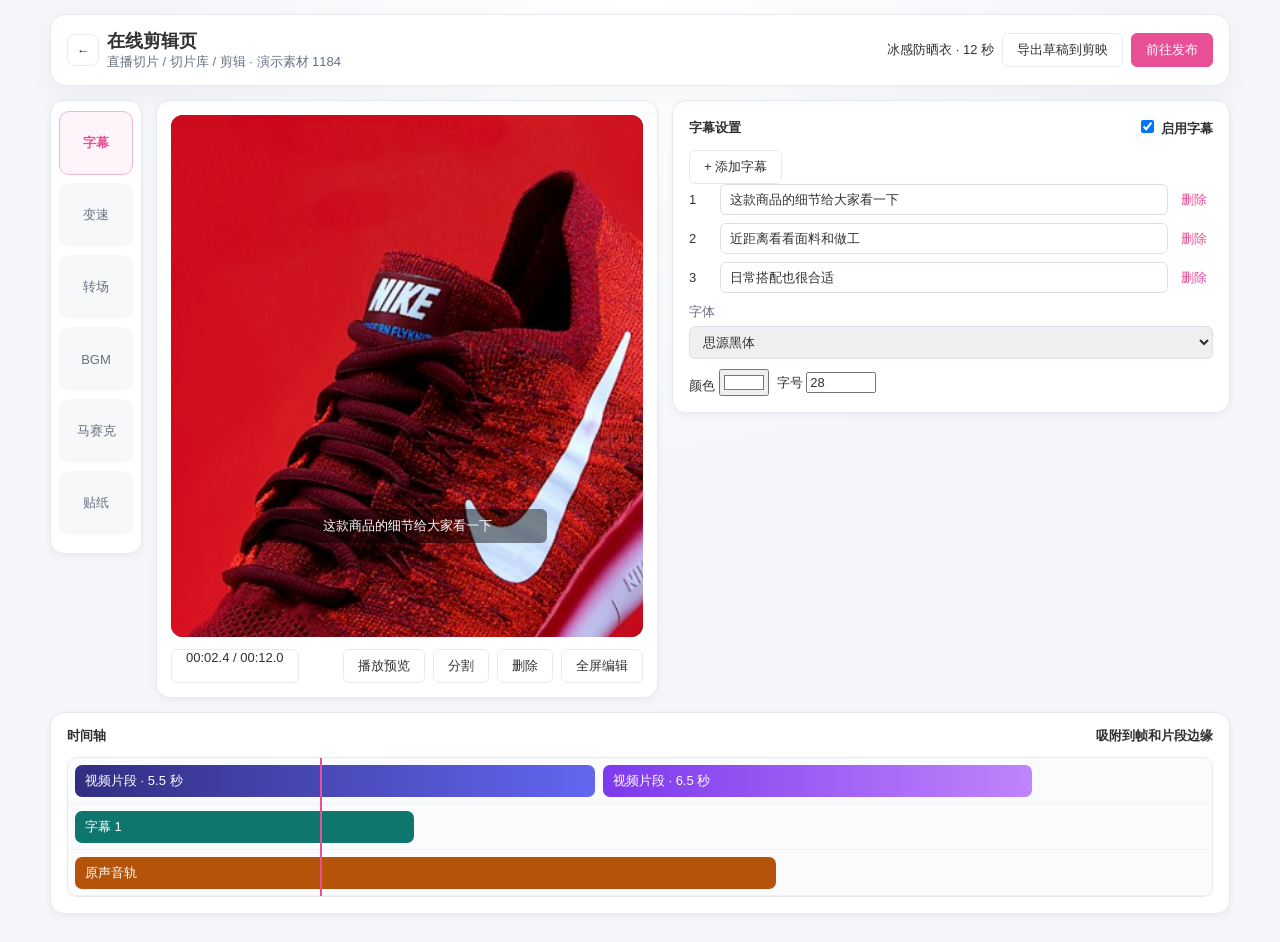
<file: online-edit/index.html>
<!doctype html>
<html lang="zh-CN">
<head>
<meta charset="utf-8">
<meta name="viewport" content="width=device-width,initial-scale=1">
<title>在线剪辑页</title>
<style>
:root{--pink:#e94f95;--ink:#303133;--muted:#909399;--line:#e7ebf0;--bg:#f6f6fa}*{box-sizing:border-box}body{margin:0;background:radial-gradient(circle at top,#fff,#f4f6fa 42%);color:var(--ink);font:13px -apple-system,BlinkMacSystemFont,"PingFang SC","Microsoft YaHei",sans-serif}button,input,select,textarea{font:inherit;color:inherit}button{cursor:pointer}button:disabled{cursor:not-allowed;opacity:.45}.header{position:sticky;top:0;z-index:5;width:min(1180px,calc(100% - 48px));margin:14px auto 0;padding:14px 16px;border:1px solid var(--line);border-radius:16px;background:#ffffffeb;box-shadow:0 8px 24px #0f172a0a;backdrop-filter:blur(10px)}.titlebar,.headerActions,.actionbar,.panelHead,.row{display:flex;align-items:center;gap:8px}.titlebar{min-height:36px}.back{width:32px;height:32px;border:1px solid var(--line);border-radius:8px;background:#fff}.title{font-size:18px;font-weight:650}.tag,.field span,.meta span{color:#687180}.headerActions{margin-left:auto}.sourceName{max-width:280px;overflow:hidden;text-overflow:ellipsis;white-space:nowrap}.ghost,.primary,.actionbar button,.actionbar span{height:34px;padding:0 14px;border-radius:6px;border:1px solid var(--line);background:#fff}.primary{background:var(--pink);border-color:var(--pink);color:#fff}.workspace{width:min(1180px,calc(100% - 48px));margin:14px auto 28px;display:grid;grid-template-rows:auto auto;gap:14px}.primaryGrid{display:grid;grid-template-columns:92px minmax(320px,.9fr) minmax(340px,1fr);gap:14px;align-items:start}.card{background:#fff;border:1px solid var(--line);border-radius:14px;box-shadow:0 2px 8px #0f172a0d;min-height:0}.rail{padding:10px 8px;overflow:auto}.rail button{width:100%;height:64px;margin-bottom:8px;border:1px solid transparent;border-radius:10px;background:#f7f8fa;color:#687180}.rail button.active{background:#fff4f9;border-color:#edb7d0;color:var(--pink);font-weight:650} .preview{display:grid;grid-template-rows:auto auto;padding:14px;gap:12px} .stage{position:relative;height:min(58vh,560px);border-radius:12px;background:#111;overflow:hidden;display:grid;place-items:center}.stage img{width:auto;height:100%;max-width:100%;object-fit:cover;aspect-ratio:9/16}.subtitleOverlay{position:absolute;left:50%;bottom:18%;transform:translateX(-50%);width:min(72%,280px);padding:8px 12px;border-radius:6px;background:#00000073;color:#fff;text-align:center}.sticker{position:absolute;right:18%;top:18%;padding:8px 10px;border-radius:10px;background:#fff;color:var(--pink);font-weight:700}.mosaic{position:absolute;left:18%;top:24%;width:92px;height:70px;background:#bbb;filter:blur(4px);border:1px dashed #fff}.actionbar{justify-content:space-between}.config{padding:16px;max-height:min(58vh,560px);overflow:auto}.panelHead{justify-content:space-between;margin-bottom:12px;font-weight:650}.field{display:grid;gap:5px;margin:10px 0}.input,select,textarea{width:100%;border:1px solid #dcdfe6;border-radius:6px;padding:7px 9px}textarea{min-height:58px}.lines,.grid{display:grid;gap:8px}.grid{grid-template-columns:repeat(3,1fr)}.line{display:grid;grid-template-columns:24px 1fr auto;gap:7px;align-items:center}.line button{border:0;background:none;color:var(--pink)}.option{height:58px;border:1px solid var(--line);border-radius:8px;background:#fafbfc}.option.active{border-color:var(--pink);background:#fff4f9;color:var(--pink)}.timeline{padding:14px 16px 16px}.tracks{position:relative;border:1px solid var(--line);border-radius:10px;background:#fafbfc}.lane{height:46px;border-bottom:1px solid #edf0f4;display:flex;align-items:center;padding:7px}.clip{height:32px;border-radius:7px;background:linear-gradient(90deg,#312e81,#6366f1);color:#fff;display:flex;align-items:center;padding:0 10px}.playhead{position:absolute;top:0;bottom:0;width:2px;background:var(--pink);left:22%}.overlay{position:fixed;inset:0;background:#0f172a7a;display:grid;place-items:center}.dialog{width:min(460px,calc(100% - 32px));background:#fff;border-radius:14px;padding:22px}.progress{height:8px;background:#f2f2f2;border-radius:8px;overflow:hidden}.progress i{display:block;height:100%;width:0;background:var(--pink)}.meta{display:grid;grid-template-columns:1fr 1fr;gap:8px;margin:14px 0}.meta div{padding:9px;border:1px solid var(--line);border-radius:8px;background:#fafbfc}.hidden{display:none}@media(max-width:1100px){.header,.workspace{width:min(100% - 28px,1180px)}.primaryGrid{grid-template-columns:84px minmax(280px,1fr)}.config{grid-column:1/-1;max-height:none}.stage{height:min(50vh,520px)}}@media(max-width:700px){.header,.workspace{width:calc(100% - 20px)}.primaryGrid{grid-template-columns:1fr}.rail{display:flex;gap:8px}.rail button{width:82px;flex:none;margin-bottom:0}.titlebar{flex-wrap:wrap}.headerActions{width:100%;margin-left:0}.stage{height:62vw}}
</style>
</head>
<body>
<header class="header"><div class="titlebar"><button class="back" id="back" aria-label="返回">←</button><div><div class="title">在线剪辑页</div><div class="tag">直播切片 / 切片库 / 剪辑 · 演示素材 1184</div></div><div class="headerActions"><span class="sourceName">冰感防晒衣 · 12 秒</span><button class="ghost" id="download">导出草稿到剪映</button><button class="primary" id="next">前往发布</button></div></div></header>
<main class="workspace"><div class="primaryGrid">
<nav class="card rail" aria-label="剪辑工具"><button data-tool="subtitle" class="active">字幕</button><button data-tool="speed">变速</button><button data-tool="transition">转场</button><button data-tool="bgm">BGM</button><button data-tool="mosaic">马赛克</button><button data-tool="sticker">贴纸</button></nav>
<section class="card preview" aria-label="视频预览"><div class="stage"><img src="../assets/clip-covers/sneaker-red.jpg" alt="当前视频演示封面"><div class="subtitleOverlay" id="subtitleOverlay">这款商品的细节给大家看一下</div><div class="sticker hidden" id="stickerOverlay">LOOK</div><div class="mosaic hidden" id="mosaicOverlay"></div></div><div class="actionbar"><span id="timeLabel">00:02.4 / 00:12.0</span><div class="row"><button id="play">播放预览</button><button id="split">分割</button><button id="remove">删除</button><button id="fullscreen">全屏编辑</button></div></div></section>
<section class="card config" id="config" aria-live="polite"></section>
</div><section class="card timeline" aria-label="视频时间轴"><div class="panelHead"><span>时间轴</span><span id="timelineState">吸附到帧和片段边缘</span></div><div class="tracks"><div class="playhead" id="playhead"></div><div class="lane"><div class="clip" style="width:46%">视频片段 · 5.5 秒</div><div class="clip" style="width:38%;margin-left:8px;background:linear-gradient(90deg,#7c3aed,#c084fc)">视频片段 · 6.5 秒</div></div><div class="lane"><div class="clip" style="width:30%;background:#0f766e">字幕 1</div></div><div class="lane"><div class="clip" style="width:62%;background:#b45309">原声音轨</div></div></div></section></main>
<div class="overlay hidden" id="renderOverlay"><section class="dialog" role="dialog" aria-modal="true"><h2>正在生成视频</h2><div class="progress"><i id="renderBar"></i></div><p id="renderStatus">准备中</p><div class="meta"><div><span>分辨率</span><b>1080 × 1920</b></div><div><span>封装格式</span><b>MP4</b></div><div><span>视频编码</span><b>AVC</b></div><div><span>音频编码</span><b>Opus</b></div></div><div class="row" style="justify-content:flex-end"><button class="ghost" id="cancelRender">取消生成</button></div></section></div>
<script>
const panels={subtitle:'<div class="panelHead"><span>字幕设置</span><label><input id="subtitleEnabled" type="checkbox" checked> 启用字幕</label></div><button class="ghost" id="addSubtitle">+ 添加字幕</button><div class="lines" id="subtitleLines"></div><div class="field"><span>字体</span><select><option>思源黑体</option><option>思源宋体</option><option>霞鹜文楷</option><option>得意黑</option></select></div><div class="row"><label>颜色 <input id="fontColor" type="color" value="#ffffff"></label><label>字号 <input id="fontSize" type="number" value="28" style="width:70px"></label></div>',speed:'<div class="panelHead"><span>变速设置</span></div><div class="meta"><div><span>原始时长</span><b>12.0 秒</b></div><div><span>变速后</span><b id="speedDuration">10.0 秒</b></div></div><input id="speed" type="range" min="0.5" max="2" step="0.1" value="1.2">',transition:'<div class="panelHead"><span>转场特效</span></div><p>先选中视频片段，再选择转场特效。</p><input class="input" id="transitionSearch" placeholder="搜索转场"><div class="grid" id="transitions"></div>',bgm:'<div class="panelHead"><span>BGM库</span></div><button class="option active">轻快原声 · 12 秒</button><button class="option">店铺推广曲 · 8 秒</button><div class="field"><span>原声音量 <b id="volumeLabel">80%</b></span><input id="volume" type="range" min="0" max="100" value="80"></div>',mosaic:'<div class="panelHead"><span>马赛克</span><button class="ghost" id="addMosaic">+ 添加马赛克</button></div><p id="mosaicStatus">当前未添加马赛克。</p>',sticker:'<div class="panelHead"><span>贴纸</span></div><div class="grid"><button class="option" data-sticker="LOOK">LOOK</button><button class="option" data-sticker="BUY">BUY</button><button class="option" data-sticker="♥">♥</button></div>'};
const lines=['这款商品的细节给大家看一下','近距离看看面料和做工','日常搭配也很合适'];
const transitions=['淡入淡出','交叉缩放','圆形打开','万花筒','百叶窗','像素化','风车','爱心','涟漪'];
let tool='subtitle',playing=false,timer=null,progress=0,renderTimer=null;
function bindPanel(){document.querySelector('#addSubtitle')?.addEventListener('click',()=>{lines.push('新的字幕');renderPanel()});document.querySelectorAll('[data-line]').forEach(input=>input.oninput=()=>{lines[input.dataset.line]=input.value;document.querySelector('#subtitleOverlay').textContent=lines[0]||''});document.querySelectorAll('[data-delete-line]').forEach(button=>button.onclick=()=>{lines.splice(Number(button.dataset.deleteLine),1);renderPanel()});document.querySelector('#subtitleEnabled')?.addEventListener('change',event=>document.querySelector('#subtitleOverlay').classList.toggle('hidden',!event.target.checked));document.querySelector('#speed')?.addEventListener('input',event=>document.querySelector('#speedDuration').textContent=(12/Number(event.target.value)).toFixed(1)+' 秒');document.querySelector('#transitionSearch')?.addEventListener('input',renderTransitions);document.querySelectorAll('[data-transition]').forEach(button=>button.onclick=()=>{document.querySelectorAll('[data-transition]').forEach(item=>item.classList.remove('active'));button.classList.add('active')});document.querySelector('#volume')?.addEventListener('input',event=>document.querySelector('#volumeLabel').textContent=event.target.value+'%');document.querySelector('#addMosaic')?.addEventListener('click',()=>{document.querySelector('#mosaicOverlay').classList.remove('hidden');document.querySelector('#mosaicStatus').textContent='已添加马赛克 1'});document.querySelectorAll('[data-sticker]').forEach(button=>button.onclick=()=>{const sticker=document.querySelector('#stickerOverlay');sticker.textContent=button.dataset.sticker;sticker.classList.remove('hidden')})}
function renderLines(){document.querySelector('#subtitleLines').innerHTML=lines.map((line,index)=>'<div class="line"><span>'+(index+1)+'</span><input class="input" data-line="'+index+'" value="'+line+'"><button data-delete-line="'+index+'">删除</button></div>').join('');document.querySelector('#subtitleOverlay').textContent=lines[0]||''}
function renderTransitions(){const query=document.querySelector('#transitionSearch')?.value||'';document.querySelector('#transitions').innerHTML=transitions.filter(item=>item.includes(query)).map(item=>'<button class="option" data-transition="'+item+'">'+item+'</button>').join('')||'<p>暂无匹配转场</p>'}
function renderPanel(){document.querySelector('#config').innerHTML=panels[tool];document.querySelectorAll('[data-tool]').forEach(button=>button.classList.toggle('active',button.dataset.tool===tool));if(tool==='subtitle')renderLines();if(tool==='transition')renderTransitions();bindPanel()}
document.querySelectorAll('[data-tool]').forEach(button=>button.onclick=()=>{tool=button.dataset.tool;renderPanel()});
document.querySelector('#play').onclick=()=>{playing=!playing;document.querySelector('#play').textContent=playing?'暂停预览':'播放预览';clearInterval(timer);if(playing)timer=setInterval(()=>{progress=(progress+2)%100;document.querySelector('#playhead').style.left=progress+'%';document.querySelector('#timeLabel').textContent='00:'+String(Math.floor(progress*12/100)).padStart(2,'0')+'.0 / 00:12.0'},180)};
document.querySelector('#split').onclick=()=>document.querySelector('#timelineState').textContent='已在当前时间分割选中片段';
document.querySelector('#remove').onclick=()=>document.querySelector('#timelineState').textContent='至少保留一个视频片段';
document.querySelector('#fullscreen').onclick=()=>document.body.requestFullscreen?.();
document.querySelector('#download').onclick=()=>document.querySelector('#timelineState').textContent='导出草稿到剪映（原型演示）';
document.querySelector('#back').setAttribute('aria-label','返回成片编辑');
document.querySelector('#back').title='返回成片编辑';
document.querySelector('#back').onclick=()=>{location.href=new URL('../live-slice-prototype.html',location.href).href;};
document.querySelector('#next').onclick=()=>{const context=new URLSearchParams(location.search);const target=new URL('../live-slice-prototype.html',location.href);target.searchParams.set('publish_task',context.get('task')||'131');target.searchParams.set('publish_clip',context.get('clip')||'0');target.searchParams.set('publish_from','online-edit');location.href=target.href;};
document.querySelector('#cancelRender').onclick=()=>{clearInterval(renderTimer);document.querySelector('#renderOverlay').classList.add('hidden');document.querySelector('#timelineState').textContent='已取消生成'};
renderPanel();
</script>
</body>
</html>
</file>
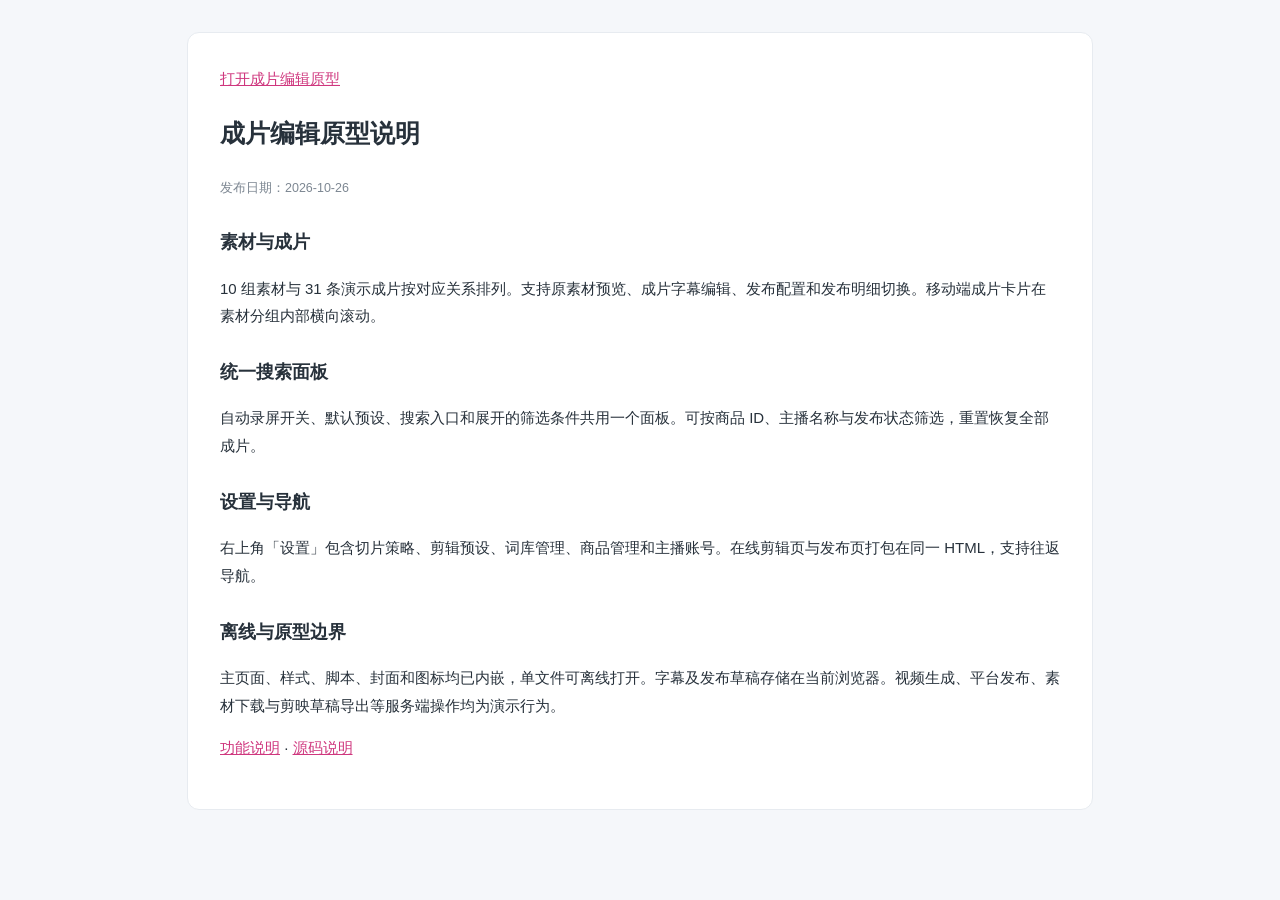
<file: prd.html>
<!doctype html>
<html lang="zh-CN"><head><meta charset="UTF-8"><meta name="viewport" content="width=device-width,initial-scale=1"><title>成片编辑原型说明 · 2026-10-26</title><style>body{margin:0;background:#f5f7fa;color:#27313b;font:15px/1.85 -apple-system,BlinkMacSystemFont,"PingFang SC",sans-serif}main{max-width:840px;margin:32px auto;padding:32px;background:#fff;border:1px solid #e7ebf0;border-radius:12px}h1{font-size:25px}h2{font-size:18px;margin-top:26px}a{color:#cf377e}small{color:#7d8792}@media(max-width:600px){main{margin:12px;padding:20px}}</style></head><body><main><a href="index.html">打开成片编辑原型</a><h1>成片编辑原型说明</h1><small>发布日期：2026-10-26</small><h2>素材与成片</h2><p>10 组素材与 31 条演示成片按对应关系排列。支持原素材预览、成片字幕编辑、发布配置和发布明细切换。移动端成片卡片在素材分组内部横向滚动。</p><h2>统一搜索面板</h2><p>自动录屏开关、默认预设、搜索入口和展开的筛选条件共用一个面板。可按商品 ID、主播名称与发布状态筛选，重置恢复全部成片。</p><h2>设置与导航</h2><p>右上角「设置」包含切片策略、剪辑预设、词库管理、商品管理和主播账号。在线剪辑页与发布页打包在同一 HTML，支持往返导航。</p><h2>离线与原型边界</h2><p>主页面、样式、脚本、封面和图标均已内嵌，单文件可离线打开。字幕及发布草稿存储在当前浏览器。视频生成、平台发布、素材下载与剪映草稿导出等服务端操作均为演示行为。</p><p><a href="document.md">功能说明</a> · <a href="源码说明.md">源码说明</a></p></main></body></html>
</file>
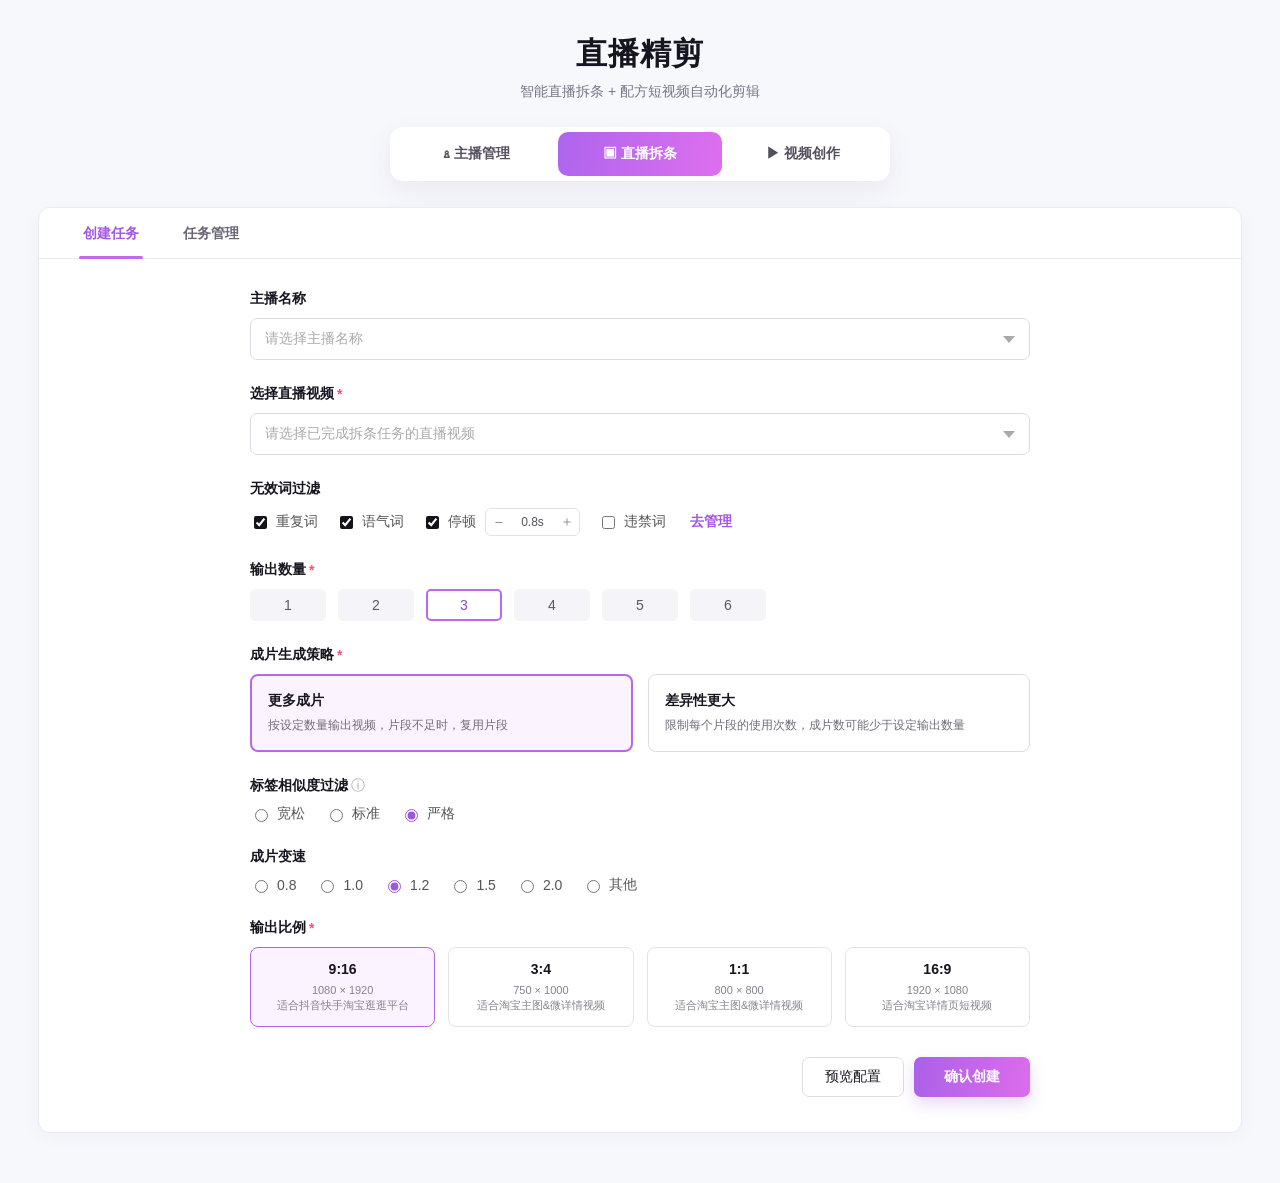
<file: archive/live-edit-original.html>
<!doctype html>
<html lang="zh-CN">
<head>
<meta charset="UTF-8" />
<meta name="viewport" content="width=device-width, initial-scale=1.0" />
<title>模力视频 · 直播精剪原型</title>
<style>
  /* Sidebar removed for focused page-design work */
  .sidebar{display:none!important}
  .topbar{padding-left:42px}
  .content{max-width:1440px;padding-left:52px;padding-right:52px}
  @media(max-width:680px){.topbar{padding-left:18px}.content{padding-left:14px;padding-right:14px}}
</style>
<style>
:root{--bg:#f7f8fc;--surface:#fff;--ink:#17151f;--muted:#777487;--line:#eceaf2;--purple:#a765ef;--purple2:#d76df1;--soft:#f4eaff;--green:#2eaa70;--shadow:0 10px 28px rgba(57,26,87,.07)}
*{box-sizing:border-box}body{margin:0;font-family:-apple-system,BlinkMacSystemFont,"PingFang SC","Microsoft YaHei",sans-serif;background:var(--bg);color:var(--ink);font-size:14px}button,input,select{font:inherit}button{cursor:pointer;border:0;background:none;color:inherit}.app{display:flex;min-height:100vh}.sidebar{width:172px;background:#fff;border-right:1px solid var(--line);padding:15px 13px;flex:none}.brand{display:flex;align-items:center;gap:9px;padding:0 7px 20px;font-weight:700}.brand-mark{width:24px;height:24px;border-radius:8px;background:linear-gradient(135deg,#ff7dba,#9c5bf5);color:#fff;display:grid;place-items:center;font-size:12px}.brand small{display:block;color:#fff;background:#8d57c8;border-radius:3px;padding:2px 5px;font-size:9px;margin-top:2px;width:max-content}.workspace{display:flex;align-items:center;gap:8px;padding:7px 8px;margin-bottom:12px;font-weight:600}.workspace .mark{width:18px;height:18px;border-radius:50%;background:linear-gradient(135deg,#ff7dba,#9c5bf5)}.group{margin:14px 0}.group-title{display:flex;justify-content:space-between;align-items:center;color:#222;font-weight:600;padding:8px 8px}.group-title span:last-child{color:#9b98a4;font-size:12px}.nav-item{display:block;width:100%;text-align:left;padding:8px 12px;border-radius:7px;color:#4c4856;margin:2px 0}.nav-item:hover,.nav-item.active{background:#f3e9fb;color:#944ee7;font-weight:600}.bottom-nav{position:absolute;bottom:16px;width:145px;border-top:1px solid var(--line);padding-top:12px}.bottom-nav .nav-item{padding-left:8px}.main{flex:1;min-width:0}.topbar{height:72px;background:#fff;border-bottom:1px solid var(--line);display:flex;align-items:center;justify-content:space-between;padding:0 34px}.top-title{font-size:18px;font-weight:700}.user{display:flex;align-items:center;gap:10px;color:#4b4854}.avatar{width:29px;height:29px;border-radius:50%;background:#f2e6ff;color:#9c59dc;display:grid;place-items:center;font-weight:700}.content{padding:25px 38px 50px;max-width:1320px;margin:auto}.hero{text-align:center;margin:8px 0 26px}.hero h1{font-size:31px;letter-spacing:1px;margin:0 0 8px;font-weight:800}.hero p{color:var(--muted);margin:0}.mode-switch{margin:26px auto 26px;background:#fff;border-radius:13px;box-shadow:var(--shadow);display:flex;width:500px;max-width:100%;padding:5px}.mode-switch button{flex:1;padding:13px 18px;border-radius:10px;font-weight:600;color:#55505f}.mode-switch button.active{background:linear-gradient(100deg,#ad65ed,#de6fee);color:#fff}.workspace-card{background:#fff;border:1px solid var(--line);border-radius:12px;box-shadow:0 4px 18px rgba(49,30,69,.04)}.tabs{display:flex;border-bottom:1px solid var(--line);padding:0 22px}.tab{padding:17px 22px 15px;font-weight:600;color:#696573;position:relative}.tab.active{color:#a356e7}.tab.active:after{content:"";position:absolute;left:18px;right:18px;bottom:-1px;height:3px;border-radius:3px;background:#bf6bef}.panel{padding:31px 60px 35px;max-width:900px;margin:auto}.field{margin-bottom:25px}.label{display:flex;align-items:center;gap:3px;font-weight:700;margin-bottom:10px}.required{color:#f05575}.select{height:42px;border:1px solid #dedbe6;border-radius:7px;display:flex;align-items:center;justify-content:space-between;padding:0 14px;color:#aaa;transition:.2s}.select:hover{border-color:#b66ae9}.select.open{border-color:#a863ed;box-shadow:0 0 0 3px #f3e9fd}.chev{width:0;height:0;border-left:6px solid transparent;border-right:6px solid transparent;border-top:7px solid #aaa}.dropdown{border:1px solid var(--line);border-radius:8px;background:#fff;box-shadow:var(--shadow);padding:12px;margin-top:6px;display:none}.dropdown.show{display:block}.empty{padding:16px;text-align:center;color:#999}.empty b{display:block;color:#5a5565;font-weight:600;margin-bottom:5px}.link{color:#a356e7;font-weight:600}.checks{display:flex;align-items:center;gap:18px;flex-wrap:wrap}.check{display:flex;align-items:center;gap:6px;color:#555}.check input{accent-color:#15131a}.stepper{display:inline-flex;align-items:center;border:1px solid #e3e0e8;border-radius:6px;height:28px;margin-left:-9px}.stepper button{width:25px;color:#8e8997}.stepper span{min-width:43px;text-align:center;color:#56515e;font-size:12px}.pills{display:flex;gap:12px;flex-wrap:wrap}.pill{width:76px;height:32px;background:#f5f4f8;border-radius:5px;display:grid;place-items:center;color:#5c5864}.pill.selected{background:#fff;border:2px solid #bc67ec;color:#8e46cb}.strategy{display:grid;grid-template-columns:1fr 1fr;gap:15px}.strategy-card{border:1px solid #dedbe6;border-radius:8px;padding:16px;min-height:72px;text-align:left}.strategy-card.selected{border:2px solid #b966e9;background:#fbf4ff}.strategy-card strong{display:block;font-size:14px;margin-bottom:6px}.strategy-card small{color:#716c79;line-height:1.45}.radio-row{display:flex;gap:20px;align-items:center;flex-wrap:wrap}.radio-row label{display:flex;align-items:center;gap:6px;color:#555}.radio-row input{accent-color:#9d57e1}.ratio-grid{display:grid;grid-template-columns:repeat(4,1fr);gap:13px}.ratio{border:1px solid #e5e1ea;border-radius:8px;padding:12px 10px;min-height:80px}.ratio.selected{border-color:#b762ea;background:#fbf3ff}.ratio strong{display:block;font-size:14px}.ratio small{display:block;color:#85818e;margin-top:6px;font-size:11px;line-height:1.35}.actions{display:flex;justify-content:flex-end;margin-top:30px}.primary{background:linear-gradient(100deg,#aa61e9,#dc6deb);color:#fff;border-radius:7px;padding:11px 30px;font-weight:700;box-shadow:0 7px 16px rgba(172,92,231,.24)}.secondary{border:1px solid #e0dce7;border-radius:7px;padding:10px 22px;margin-right:10px}.management{display:none;padding:30px}.management.show{display:block}.table{border:1px solid var(--line);border-radius:10px;overflow:hidden}.table-head,.table-row{display:grid;grid-template-columns:1.2fr 1fr 1fr 120px;gap:12px;padding:14px 18px;align-items:center}.table-head{background:#faf9fc;color:#777;font-size:12px}.table-row{border-top:1px solid var(--line)}.status{color:var(--green);font-size:12px}.toast{position:fixed;right:28px;bottom:28px;background:#26212f;color:#fff;border-radius:9px;padding:13px 18px;box-shadow:var(--shadow);opacity:0;transform:translateY(8px);transition:.25s}.toast.show{opacity:1;transform:translateY(0)}.modal{position:fixed;inset:0;background:rgba(25,18,35,.3);display:none;place-items:center}.modal.show{display:grid}.modal-card{background:#fff;border-radius:12px;width:420px;padding:24px;box-shadow:0 20px 60px rgba(32,16,48,.2)}.modal-card h3{margin:0 0 16px}.modal-card input{width:100%;height:40px;border:1px solid #dedbe6;border-radius:7px;padding:0 11px}.modal-actions{display:flex;justify-content:flex-end;margin-top:20px;gap:10px}@media(max-width:900px){.sidebar{width:145px}.panel{padding:28px 28px}.ratio-grid{grid-template-columns:repeat(2,1fr)}}@media(max-width:680px){.sidebar{display:none}.topbar{padding:0 18px}.content{padding:20px 14px}.strategy{grid-template-columns:1fr}.panel{padding:24px 18px}.table-head,.table-row{grid-template-columns:1fr 1fr}.table-head div:nth-child(n+3),.table-row div:nth-child(n+3){display:none}}
</style>
</head>
<body>
<div class="app">
 <aside class="sidebar">
  <div class="brand"><div class="brand-mark">模</div><div>祈飞-索子<small>团队管理员</small></div></div>
  <div class="workspace"><span class="mark"></span>祈飞</div>
  <div class="group"><div class="group-title">我的资产 <span>⌄</span></div><button class="nav-item">AI素材库</button><button class="nav-item">项目管理</button><button class="nav-item">我的收藏</button><button class="nav-item">资源库</button></div>
  <div class="group"><div class="group-title">创作工具 <span>⌄</span></div><button class="nav-item">模力Agent</button><button class="nav-item">脚本剪</button><button class="nav-item">照着剪</button><button class="nav-item">批量精剪</button><button class="nav-item active">直播精剪</button><button class="nav-item">视频翻译</button><button class="nav-item">随心混剪</button><button class="nav-item">裂变神器</button><button class="nav-item">字幕擦除</button><button class="nav-item">云剪辑</button><button class="nav-item">视频模板</button></div>
  <div class="group"><div class="group-title">运营管理 <span>⌄</span></div><button class="nav-item">数据看板</button><button class="nav-item">数据明细</button><button class="nav-item">使用数据</button></div>
  <div class="bottom-nav"><button class="nav-item">◌ 客服</button><button class="nav-item">▱ 教程</button></div>
 </aside>
 <main class="main">
  <!-- 顶部产品/用户模块已移除，保留直播精剪内容区 -->
  <div class="content">
   <section class="hero"><h1>直播精剪</h1><p>智能直播拆条 + 配方短视频自动化剪辑</p></section>
   <div class="mode-switch"><button data-mode="anchor">♙ 主播管理</button><button class="active" data-mode="cut">▣ 直播拆条</button><button data-mode="create">▶ 视频创作</button></div>
   <section class="workspace-card">
    <div class="tabs"><button class="tab active" data-tab="createTask">创建任务</button><button class="tab" data-tab="taskManage">任务管理</button></div>
    <div id="createTask" class="panel">
     <div class="field"><div class="label">主播名称</div><div class="select" id="anchorSelect">请选择主播名称 <span class="chev"></span></div><div class="dropdown" id="anchorDropdown"><div class="empty"><b>您还未添加主播信息</b><span>添加主播信息可以优化拆条结果，和成片剪辑效果</span><br><button class="link" id="addAnchor">去添加</button></div></div></div>
     <div class="field"><div class="label">选择直播视频<span class="required">*</span></div><div class="select" id="videoSelect">请选择已完成拆条任务的直播视频 <span class="chev"></span></div><div class="dropdown" id="videoDropdown"><div class="empty"><b>暂无可用直播视频</b><span>请先完成直播拆条任务</span></div></div></div>
     <div class="field"><div class="label">无效词过滤</div><div class="checks"><label class="check"><input type="checkbox" checked>重复词</label><label class="check"><input type="checkbox" checked>语气词</label><label class="check"><input type="checkbox" checked>停顿</label><span class="stepper"><button>−</button><span>0.8s</span><button>＋</button></span><label class="check"><input type="checkbox">违禁词</label><button class="link">去管理</button></div></div>
     <div class="field"><div class="label">输出数量<span class="required">*</span></div><div class="pills" id="countPills"><button class="pill">1</button><button class="pill">2</button><button class="pill selected">3</button><button class="pill">4</button><button class="pill">5</button><button class="pill">6</button></div></div>
     <div class="field"><div class="label">成片生成策略<span class="required">*</span></div><div class="strategy"><button class="strategy-card selected"><strong>更多成片</strong><small>按设定数量输出视频，片段不足时，复用片段</small></button><button class="strategy-card"><strong>差异性更大</strong><small>限制每个片段的使用次数，成片数可能少于设定输出数量</small></button></div></div>
     <div class="field"><div class="label">标签相似度过滤 <span style="color:#aaa;font-weight:400">ⓘ</span></div><div class="radio-row"><label><input type="radio" name="sim">宽松</label><label><input type="radio" name="sim">标准</label><label><input type="radio" name="sim" checked>严格</label></div></div>
     <div class="field"><div class="label">成片变速</div><div class="radio-row"><label><input type="radio" name="speed">0.8</label><label><input type="radio" name="speed">1.0</label><label><input type="radio" name="speed" checked>1.2</label><label><input type="radio" name="speed">1.5</label><label><input type="radio" name="speed">2.0</label><label><input type="radio" name="speed">其他</label></div></div>
     <div class="field"><div class="label">输出比例<span class="required">*</span></div><div class="ratio-grid"><button class="ratio selected"><strong>9:16</strong><small>1080 × 1920<br>适合抖音快手淘宝逛逛平台</small></button><button class="ratio"><strong>3:4</strong><small>750 × 1000<br>适合淘宝主图&微详情视频</small></button><button class="ratio"><strong>1:1</strong><small>800 × 800<br>适合淘宝主图&微详情视频</small></button><button class="ratio"><strong>16:9</strong><small>1920 × 1080<br>适合淘宝详情页短视频</small></button></div></div>
     <div class="actions"><button class="secondary" id="previewBtn">预览配置</button><button class="primary" id="createBtn">确认创建</button></div>
    </div>
    <div id="taskManage" class="management"><div class="table"><div class="table-head"><div>任务名称</div><div>创建时间</div><div>状态</div><div>操作</div></div><div class="table-row"><div>直播精剪示例任务</div><div>2026-10-09 15:32</div><div class="status">已完成</div><div><button class="link">查看</button></div></div><div class="table-row"><div>暂无更多任务</div><div>—</div><div>—</div><div>—</div></div></div></div>
   </section>
  </div>
 </main>
</div>
<div class="toast" id="toast" aria-live="polite"></div>
<div class="modal" id="modal"><div class="modal-card"><h3>添加主播信息</h3><input id="anchorName" placeholder="请输入主播名称"/><div class="modal-actions"><button class="secondary" id="cancelModal">取消</button><button class="primary" id="saveAnchor">保存主播</button></div></div></div>
<script>
const $=s=>document.querySelector(s), $$=s=>[...document.querySelectorAll(s)];
function toast(msg){const t=$('#toast');t.textContent=msg;t.classList.add('show');setTimeout(()=>t.classList.remove('show'),2200)}
$('#anchorSelect').onclick=()=>{$('#anchorDropdown').classList.toggle('show');$('#videoDropdown').classList.remove('show')};
$('#videoSelect').onclick=()=>{$('#videoDropdown').classList.toggle('show');$('#anchorDropdown').classList.remove('show')};
$('#addAnchor').onclick=e=>{e.stopPropagation();$('#modal').classList.add('show');$('#anchorDropdown').classList.remove('show');$('#anchorName').focus()};
$('#cancelModal').onclick=()=>$('#modal').classList.remove('show');
$('#saveAnchor').onclick=()=>{const n=$('#anchorName').value.trim();if(!n){toast('请输入主播名称');return}$('#anchorSelect').firstChild.textContent=n+' ';$('#modal').classList.remove('show');toast('主播信息已添加')};
$('#countPills').onclick=e=>{if(e.target.classList.contains('pill')){$$('.pill').forEach(x=>x.classList.remove('selected'));e.target.classList.add('selected')}};
$$('.strategy-card').forEach(b=>b.onclick=()=>{$$('.strategy-card').forEach(x=>x.classList.remove('selected'));b.classList.add('selected')});
$$('.ratio').forEach(b=>b.onclick=()=>{$$('.ratio').forEach(x=>x.classList.remove('selected'));b.classList.add('selected')});
$$('.tab').forEach(b=>b.onclick=()=>{ $$('.tab').forEach(x=>x.classList.remove('active'));b.classList.add('active');$('#createTask').style.display=b.dataset.tab==='createTask'?'block':'none';$('#taskManage').classList.toggle('show',b.dataset.tab==='taskManage')});
$$('[data-mode]').forEach(b=>b.onclick=()=>{ $$('[data-mode]').forEach(x=>x.classList.remove('active'));b.classList.add('active');toast(b.dataset.mode==='anchor'?'主播管理模块已切换':b.dataset.mode==='cut'?'直播拆条模块已切换':'视频创作模块已切换')});
$('#previewBtn').onclick=()=>toast('已生成当前配置预览');
$('#createBtn').onclick=()=>toast('请先选择主播和直播视频');
document.addEventListener('click',e=>{if(!e.target.closest('.field')){$('#anchorDropdown').classList.remove('show');$('#videoDropdown').classList.remove('show')}});
</script>
</body></html>
</file>
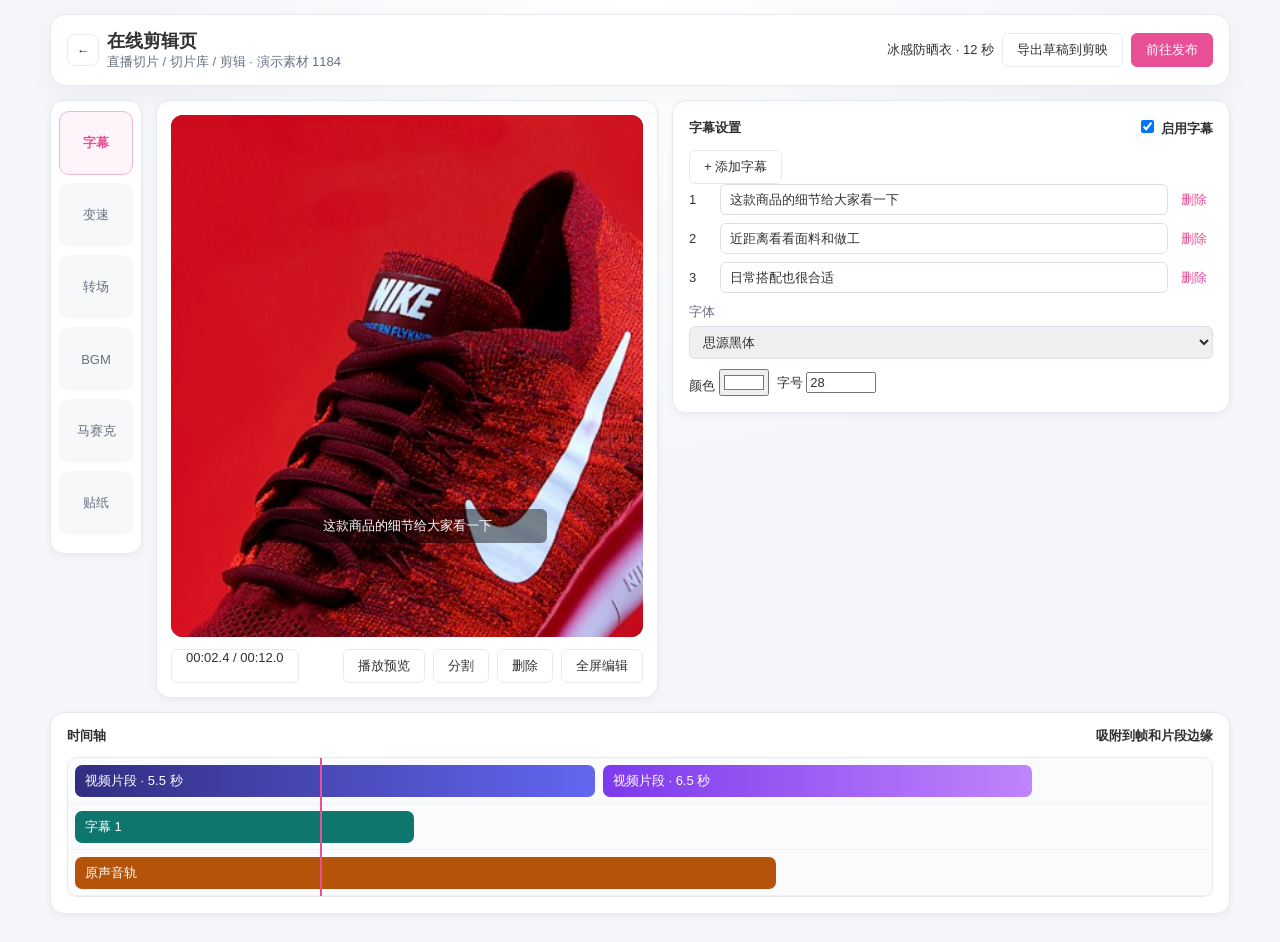
<file: source/editor.html>
<!doctype html>
<html lang="zh-CN">
<head>
<meta charset="utf-8">
<meta name="viewport" content="width=device-width,initial-scale=1">
<title>在线剪辑页</title>
<style>
:root{--pink:#e94f95;--ink:#303133;--muted:#909399;--line:#e7ebf0;--bg:#f6f6fa}*{box-sizing:border-box}body{margin:0;background:radial-gradient(circle at top,#fff,#f4f6fa 42%);color:var(--ink);font:13px -apple-system,BlinkMacSystemFont,"PingFang SC","Microsoft YaHei",sans-serif}button,input,select,textarea{font:inherit;color:inherit}button{cursor:pointer}button:disabled{cursor:not-allowed;opacity:.45}.header{position:sticky;top:0;z-index:5;width:min(1180px,calc(100% - 48px));margin:14px auto 0;padding:14px 16px;border:1px solid var(--line);border-radius:16px;background:#ffffffeb;box-shadow:0 8px 24px #0f172a0a;backdrop-filter:blur(10px)}.titlebar,.headerActions,.actionbar,.panelHead,.row{display:flex;align-items:center;gap:8px}.titlebar{min-height:36px}.back{width:32px;height:32px;border:1px solid var(--line);border-radius:8px;background:#fff}.title{font-size:18px;font-weight:650}.tag,.field span,.meta span{color:#687180}.headerActions{margin-left:auto}.sourceName{max-width:280px;overflow:hidden;text-overflow:ellipsis;white-space:nowrap}.ghost,.primary,.actionbar button,.actionbar span{height:34px;padding:0 14px;border-radius:6px;border:1px solid var(--line);background:#fff}.primary{background:var(--pink);border-color:var(--pink);color:#fff}.workspace{width:min(1180px,calc(100% - 48px));margin:14px auto 28px;display:grid;grid-template-rows:auto auto;gap:14px}.primaryGrid{display:grid;grid-template-columns:92px minmax(320px,.9fr) minmax(340px,1fr);gap:14px;align-items:start}.card{background:#fff;border:1px solid var(--line);border-radius:14px;box-shadow:0 2px 8px #0f172a0d;min-height:0}.rail{padding:10px 8px;overflow:auto}.rail button{width:100%;height:64px;margin-bottom:8px;border:1px solid transparent;border-radius:10px;background:#f7f8fa;color:#687180}.rail button.active{background:#fff4f9;border-color:#edb7d0;color:var(--pink);font-weight:650} .preview{display:grid;grid-template-rows:auto auto;padding:14px;gap:12px} .stage{position:relative;height:min(58vh,560px);border-radius:12px;background:#111;overflow:hidden;display:grid;place-items:center}.stage img{width:auto;height:100%;max-width:100%;object-fit:cover;aspect-ratio:9/16}.subtitleOverlay{position:absolute;left:50%;bottom:18%;transform:translateX(-50%);width:min(72%,280px);padding:8px 12px;border-radius:6px;background:#00000073;color:#fff;text-align:center}.sticker{position:absolute;right:18%;top:18%;padding:8px 10px;border-radius:10px;background:#fff;color:var(--pink);font-weight:700}.mosaic{position:absolute;left:18%;top:24%;width:92px;height:70px;background:#bbb;filter:blur(4px);border:1px dashed #fff}.actionbar{justify-content:space-between}.config{padding:16px;max-height:min(58vh,560px);overflow:auto}.panelHead{justify-content:space-between;margin-bottom:12px;font-weight:650}.field{display:grid;gap:5px;margin:10px 0}.input,select,textarea{width:100%;border:1px solid #dcdfe6;border-radius:6px;padding:7px 9px}textarea{min-height:58px}.lines,.grid{display:grid;gap:8px}.grid{grid-template-columns:repeat(3,1fr)}.line{display:grid;grid-template-columns:24px 1fr auto;gap:7px;align-items:center}.line button{border:0;background:none;color:var(--pink)}.option{height:58px;border:1px solid var(--line);border-radius:8px;background:#fafbfc}.option.active{border-color:var(--pink);background:#fff4f9;color:var(--pink)}.timeline{padding:14px 16px 16px}.tracks{position:relative;border:1px solid var(--line);border-radius:10px;background:#fafbfc}.lane{height:46px;border-bottom:1px solid #edf0f4;display:flex;align-items:center;padding:7px}.clip{height:32px;border-radius:7px;background:linear-gradient(90deg,#312e81,#6366f1);color:#fff;display:flex;align-items:center;padding:0 10px}.playhead{position:absolute;top:0;bottom:0;width:2px;background:var(--pink);left:22%}.overlay{position:fixed;inset:0;background:#0f172a7a;display:grid;place-items:center}.dialog{width:min(460px,calc(100% - 32px));background:#fff;border-radius:14px;padding:22px}.progress{height:8px;background:#f2f2f2;border-radius:8px;overflow:hidden}.progress i{display:block;height:100%;width:0;background:var(--pink)}.meta{display:grid;grid-template-columns:1fr 1fr;gap:8px;margin:14px 0}.meta div{padding:9px;border:1px solid var(--line);border-radius:8px;background:#fafbfc}.hidden{display:none}@media(max-width:1100px){.header,.workspace{width:min(100% - 28px,1180px)}.primaryGrid{grid-template-columns:84px minmax(280px,1fr)}.config{grid-column:1/-1;max-height:none}.stage{height:min(50vh,520px)}}@media(max-width:700px){.header,.workspace{width:calc(100% - 20px)}.primaryGrid{grid-template-columns:1fr}.rail{display:flex;gap:8px}.rail button{width:82px;flex:none;margin-bottom:0}.titlebar{flex-wrap:wrap}.headerActions{width:100%;margin-left:0}.stage{height:62vw}}
</style>
</head>
<body>
<header class="header"><div class="titlebar"><button class="back" id="back" aria-label="返回">←</button><div><div class="title">在线剪辑页</div><div class="tag">直播切片 / 切片库 / 剪辑 · 演示素材 1184</div></div><div class="headerActions"><span class="sourceName">冰感防晒衣 · 12 秒</span><button class="ghost" id="download">导出草稿到剪映</button><button class="primary" id="next">前往发布</button></div></div></header>
<main class="workspace"><div class="primaryGrid">
<nav class="card rail" aria-label="剪辑工具"><button data-tool="subtitle" class="active">字幕</button><button data-tool="speed">变速</button><button data-tool="transition">转场</button><button data-tool="bgm">BGM</button><button data-tool="mosaic">马赛克</button><button data-tool="sticker">贴纸</button></nav>
<section class="card preview" aria-label="视频预览"><div class="stage"><img src="[data-uri]" alt="当前视频演示封面"><div class="subtitleOverlay" id="subtitleOverlay">这款商品的细节给大家看一下</div><div class="sticker hidden" id="stickerOverlay">LOOK</div><div class="mosaic hidden" id="mosaicOverlay"></div></div><div class="actionbar"><span id="timeLabel">00:02.4 / 00:12.0</span><div class="row"><button id="play">播放预览</button><button id="split">分割</button><button id="remove">删除</button><button id="fullscreen">全屏编辑</button></div></div></section>
<section class="card config" id="config" aria-live="polite"></section>
</div><section class="card timeline" aria-label="视频时间轴"><div class="panelHead"><span>时间轴</span><span id="timelineState">吸附到帧和片段边缘</span></div><div class="tracks"><div class="playhead" id="playhead"></div><div class="lane"><div class="clip" style="width:46%">视频片段 · 5.5 秒</div><div class="clip" style="width:38%;margin-left:8px;background:linear-gradient(90deg,#7c3aed,#c084fc)">视频片段 · 6.5 秒</div></div><div class="lane"><div class="clip" style="width:30%;background:#0f766e">字幕 1</div></div><div class="lane"><div class="clip" style="width:62%;background:#b45309">原声音轨</div></div></div></section></main>
<div class="overlay hidden" id="renderOverlay"><section class="dialog" role="dialog" aria-modal="true"><h2>正在生成视频</h2><div class="progress"><i id="renderBar"></i></div><p id="renderStatus">准备中</p><div class="meta"><div><span>分辨率</span><b>1080 × 1920</b></div><div><span>封装格式</span><b>MP4</b></div><div><span>视频编码</span><b>AVC</b></div><div><span>音频编码</span><b>Opus</b></div></div><div class="row" style="justify-content:flex-end"><button class="ghost" id="cancelRender">取消生成</button></div></section></div>
<script>
const panels={subtitle:'<div class="panelHead"><span>字幕设置</span><label><input id="subtitleEnabled" type="checkbox" checked> 启用字幕</label></div><button class="ghost" id="addSubtitle">+ 添加字幕</button><div class="lines" id="subtitleLines"></div><div class="field"><span>字体</span><select><option>思源黑体</option><option>思源宋体</option><option>霞鹜文楷</option><option>得意黑</option></select></div><div class="row"><label>颜色 <input id="fontColor" type="color" value="#ffffff"></label><label>字号 <input id="fontSize" type="number" value="28" style="width:70px"></label></div>',speed:'<div class="panelHead"><span>变速设置</span></div><div class="meta"><div><span>原始时长</span><b>12.0 秒</b></div><div><span>变速后</span><b id="speedDuration">10.0 秒</b></div></div><input id="speed" type="range" min="0.5" max="2" step="0.1" value="1.2">',transition:'<div class="panelHead"><span>转场特效</span></div><p>先选中视频片段，再选择转场特效。</p><input class="input" id="transitionSearch" placeholder="搜索转场"><div class="grid" id="transitions"></div>',bgm:'<div class="panelHead"><span>BGM库</span></div><button class="option active">轻快原声 · 12 秒</button><button class="option">店铺推广曲 · 8 秒</button><div class="field"><span>原声音量 <b id="volumeLabel">80%</b></span><input id="volume" type="range" min="0" max="100" value="80"></div>',mosaic:'<div class="panelHead"><span>马赛克</span><button class="ghost" id="addMosaic">+ 添加马赛克</button></div><p id="mosaicStatus">当前未添加马赛克。</p>',sticker:'<div class="panelHead"><span>贴纸</span></div><div class="grid"><button class="option" data-sticker="LOOK">LOOK</button><button class="option" data-sticker="BUY">BUY</button><button class="option" data-sticker="♥">♥</button></div>'};
const lines=['这款商品的细节给大家看一下','近距离看看面料和做工','日常搭配也很合适'];
const transitions=['淡入淡出','交叉缩放','圆形打开','万花筒','百叶窗','像素化','风车','爱心','涟漪'];
let tool='subtitle',playing=false,timer=null,progress=0,renderTimer=null;
function bindPanel(){document.querySelector('#addSubtitle')?.addEventListener('click',()=>{lines.push('新的字幕');renderPanel()});document.querySelectorAll('[data-line]').forEach(input=>input.oninput=()=>{lines[input.dataset.line]=input.value;document.querySelector('#subtitleOverlay').textContent=lines[0]||''});document.querySelectorAll('[data-delete-line]').forEach(button=>button.onclick=()=>{lines.splice(Number(button.dataset.deleteLine),1);renderPanel()});document.querySelector('#subtitleEnabled')?.addEventListener('change',event=>document.querySelector('#subtitleOverlay').classList.toggle('hidden',!event.target.checked));document.querySelector('#speed')?.addEventListener('input',event=>document.querySelector('#speedDuration').textContent=(12/Number(event.target.value)).toFixed(1)+' 秒');document.querySelector('#transitionSearch')?.addEventListener('input',renderTransitions);document.querySelectorAll('[data-transition]').forEach(button=>button.onclick=()=>{document.querySelectorAll('[data-transition]').forEach(item=>item.classList.remove('active'));button.classList.add('active')});document.querySelector('#volume')?.addEventListener('input',event=>document.querySelector('#volumeLabel').textContent=event.target.value+'%');document.querySelector('#addMosaic')?.addEventListener('click',()=>{document.querySelector('#mosaicOverlay').classList.remove('hidden');document.querySelector('#mosaicStatus').textContent='已添加马赛克 1'});document.querySelectorAll('[data-sticker]').forEach(button=>button.onclick=()=>{const sticker=document.querySelector('#stickerOverlay');sticker.textContent=button.dataset.sticker;sticker.classList.remove('hidden')})}
function renderLines(){document.querySelector('#subtitleLines').innerHTML=lines.map((line,index)=>'<div class="line"><span>'+(index+1)+'</span><input class="input" data-line="'+index+'" value="'+line+'"><button data-delete-line="'+index+'">删除</button></div>').join('');document.querySelector('#subtitleOverlay').textContent=lines[0]||''}
function renderTransitions(){const query=document.querySelector('#transitionSearch')?.value||'';document.querySelector('#transitions').innerHTML=transitions.filter(item=>item.includes(query)).map(item=>'<button class="option" data-transition="'+item+'">'+item+'</button>').join('')||'<p>暂无匹配转场</p>'}
function renderPanel(){document.querySelector('#config').innerHTML=panels[tool];document.querySelectorAll('[data-tool]').forEach(button=>button.classList.toggle('active',button.dataset.tool===tool));if(tool==='subtitle')renderLines();if(tool==='transition')renderTransitions();bindPanel()}
document.querySelectorAll('[data-tool]').forEach(button=>button.onclick=()=>{tool=button.dataset.tool;renderPanel()});
document.querySelector('#play').onclick=()=>{playing=!playing;document.querySelector('#play').textContent=playing?'暂停预览':'播放预览';clearInterval(timer);if(playing)timer=setInterval(()=>{progress=(progress+2)%100;document.querySelector('#playhead').style.left=progress+'%';document.querySelector('#timeLabel').textContent='00:'+String(Math.floor(progress*12/100)).padStart(2,'0')+'.0 / 00:12.0'},180)};
document.querySelector('#split').onclick=()=>document.querySelector('#timelineState').textContent='已在当前时间分割选中片段';
document.querySelector('#remove').onclick=()=>document.querySelector('#timelineState').textContent='至少保留一个视频片段';
document.querySelector('#fullscreen').onclick=()=>document.body.requestFullscreen?.();
document.querySelector('#download').onclick=()=>document.querySelector('#timelineState').textContent='导出草稿到剪映（原型演示）';
document.querySelector('#back').setAttribute('aria-label','返回成片编辑');
document.querySelector('#back').title='返回成片编辑';
document.querySelector('#back').onclick=()=>{const target=new URL(location.href);target.search='';location.href=target.href;};
document.querySelector('#next').onclick=()=>{const context=new URLSearchParams(location.search);const target=new URL(location.href);target.search='';target.searchParams.set('publish_task',context.get('task')||'131');target.searchParams.set('publish_clip',context.get('clip')||'0');target.searchParams.set('publish_from','online-edit');location.href=target.href;};
document.querySelector('#cancelRender').onclick=()=>{clearInterval(renderTimer);document.querySelector('#renderOverlay').classList.add('hidden');document.querySelector('#timelineState').textContent='已取消生成'};
renderPanel();
</script>
</body>
</html>
</file>
